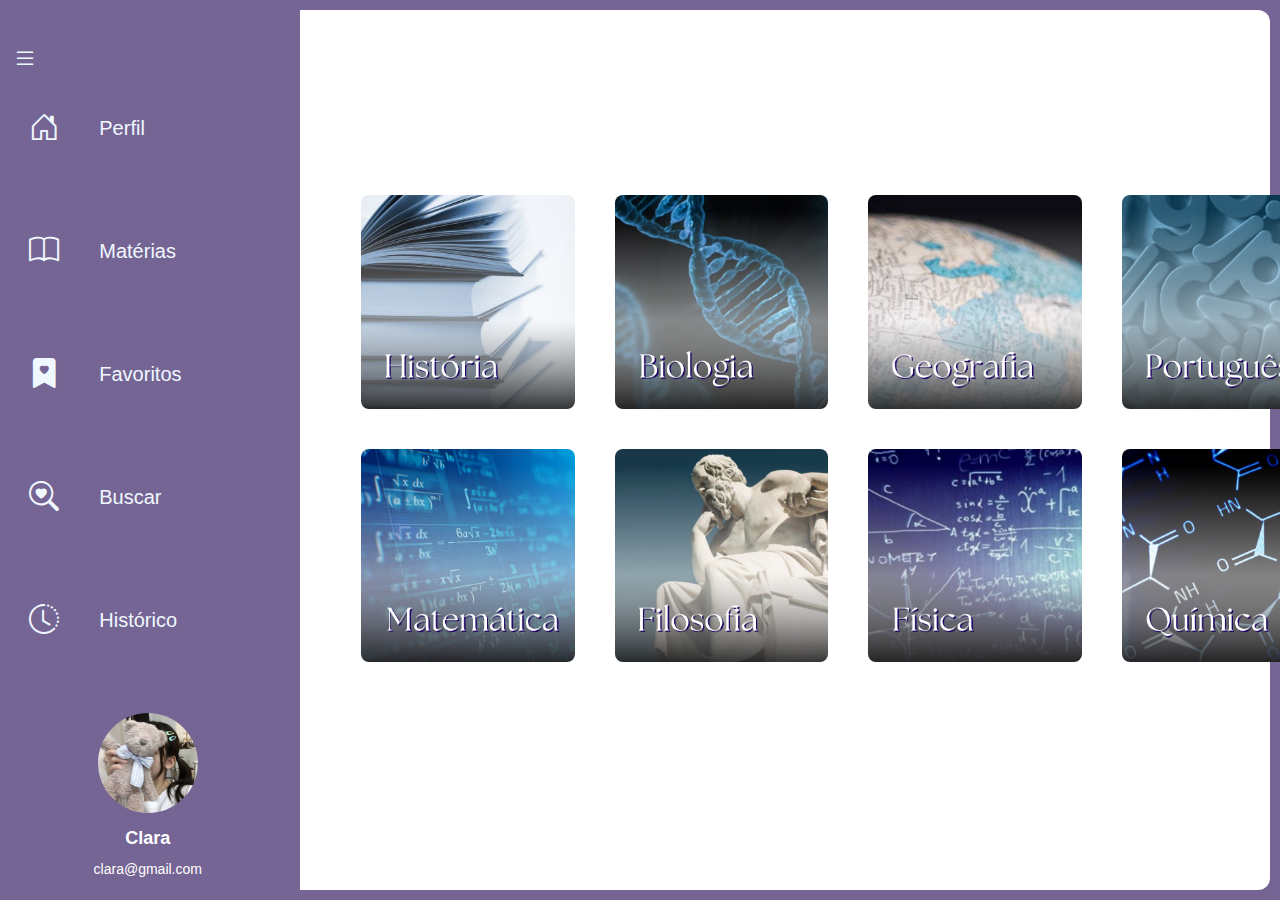
<file: index.html>
<!DOCTYPE html>
<html lang="pt-br">

<head>
    <meta charset="UTF-8">
    <meta http-equiv="X-UA-Compatible" content="IE=edge">
    <meta name="viewport" content="width=device-width, initial-scale=1.0">
    <title>SideBar</title>

    <link rel="stylesheet" href="https://cdn.jsdelivr.net/npm/bootstrap-icons@1.11.3/font/bootstrap-icons.min.css">
    <link rel="stylesheet" href="https://cdnjs.cloudflare.com/ajax/libs/font-awesome/6.7.1/css/all.min.css">
    <link rel="stylesheet" href="/style.css" />

</head>

<body>

    <nav class="menu-lateral">

        <div class="btn-expandir">
            <i class="bi bi-list"></i>
        </div>


        </div>

        <ul>
            <li class="item-menu">
                <a href="#">
                    <span class="icon"><i class="bi bi-house-door"></i></span>
                    <span class="txt-link">Perfil</span>
                </a>
            </li>
            <li class="item-menu">
                <a href="#">
                    <span class="icon"><i class="bi bi-book"></i></span>
                    <span class="txt-link">Matérias</span>
                </a>
            </li>
            <li class="item-menu">
                <a href="#">
                    <span class="icon"><i class="bi bi-bookmark-heart-fill"></i></span>
                    <span class="txt-link">Favoritos</span>
                </a>
            </li>
            <li class="item-menu">
                <a href="#">
                    <span class="icon"><i class="bi bi-search-heart"></i></span>
                    <span class="txt-link">Buscar</span>
                </a>
            </li>
            <li class="item-menu">
                <a href="#">
                    <span class="icon"><i class="bi bi-clock-history"></i></span>
                    <span class="txt-link">Histórico</span>
                </a>
            </li>
        </ul>

        <div class="sidebar">
            <div class="profile">
                <img src="assets/imgs/perfil.jfif" alt="Perfil">
                <p class="profile-name">Clara</p>
                <p class="profile-email">clara@gmail.com</p>
            </div>

    </nav>

    <main class="bg-main">
        <section class="main-content">
            <div class="container-materias">
            <div class="container-materias-txt">
                <h1>ㅤㅤㅤㅤㅤㅤㅤㅤㅤMATÉRIAS</h1>
                    


                <div class="grid-container">
                    <div class="buttom">
                        <a href="historia.html">
                            <img src="assets/imgs/historia.png" alt="Image 1">
                        </a>
                    </div>
                    <div class="buttom">
                        <a href="biologia.html">
                            <img src="assets/imgs/biologia.png" alt="Image 2">
                        </a> 
                    </div>
                    <div class="buttom">
                        <img src="assets/imgs/geografia.png" alt="Image 3">
                    </div>
                    <div class="buttom">
                        <img src="assets/imgs/portugues.png" alt="Image 4">
                    </div>
                    <div class="buttom">
                        <img src="assets/imgs/matematica (1).png" alt="Image 5">
                    </div>
                    <div class="buttom">
                        <img src="assets/imgs/filosofia.png" alt="Image 6">
                    </div>
                    <div class="buttom">
                        <img src="assets/imgs/fisica.png" alt="Image 7"> 
                    </div>
                    <div class="buttom">
                        <img src="assets/imgs/quimica.png" alt="Image 8"> 
                    </div>
                </div>
                v>
                </div>
                

               
    </main>
    </main>
</body>
</html>
</file>
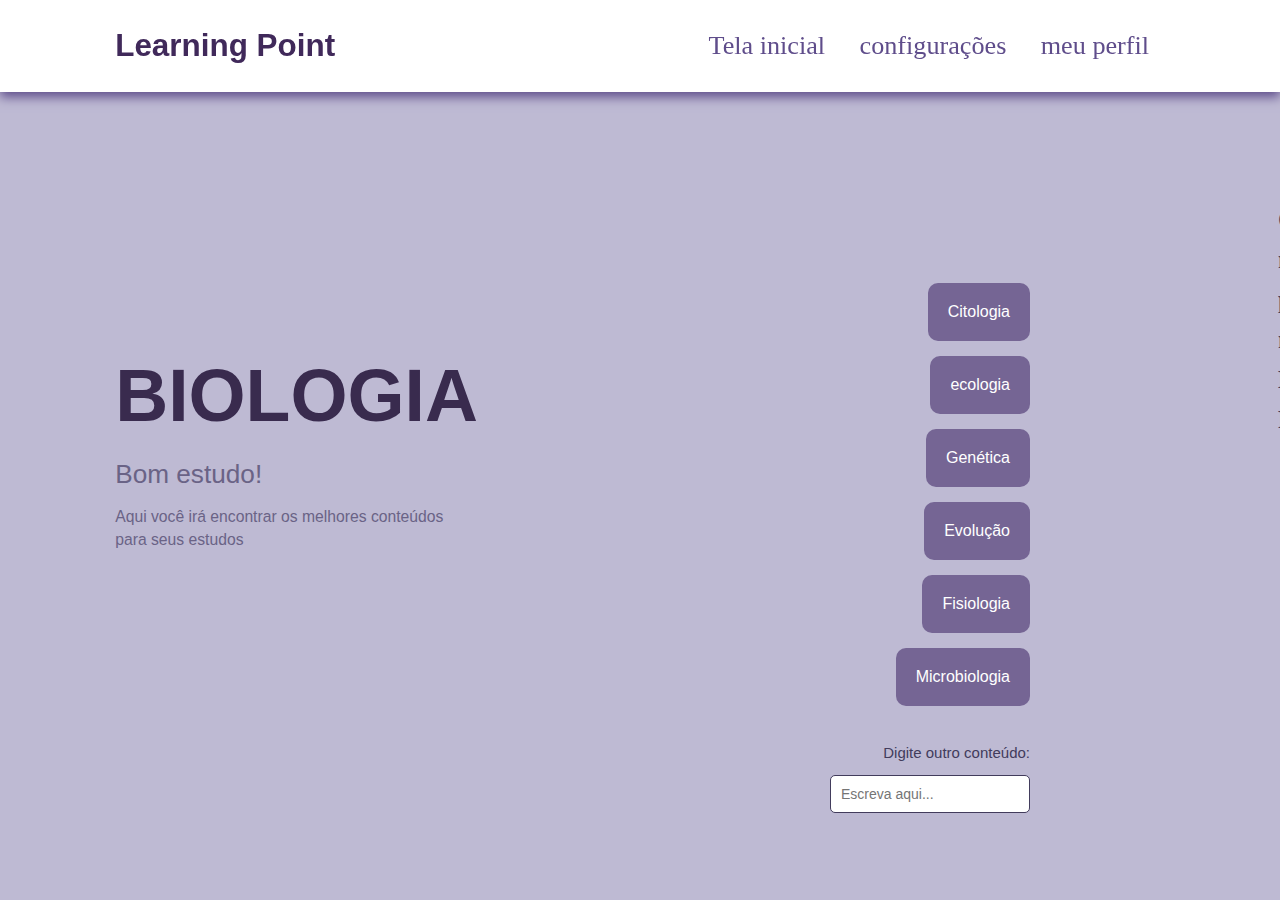
<file: biologia.html>
<!DOCTYPE html>
<html lang="en">
<head>
    <meta charset="UTF-8">
    <meta name="viewport" content="width=device-width, initial-scale=1.0">
    <title>historia</title>
    
    <link rel="stylesheet" href="https://cdn.jsdelivr.net/npm/bootstrap-icons@1.11.3/font/bootstrap-icons.min.css">
    <link rel="stylesheet" href="https://cdnjs.cloudflare.com/ajax/libs/font-awesome/6.7.1/css/all.min.css">
    <link rel="stylesheet" href="/style.css" />



</head>
<body>
    <header>
        <a href="#" class="logo">Learning Point<span></span></a>
        <nav class="navbar">
            <a href="index.html">Tela inicial</a>
            <a href="#resumo">configurações</a>
            <a href="#vídeos">meu perfil</a>
        </nav>
    </header>
    


<section class="home" id="home">
        
    <div class="content">
        <h3> BIOLOGIA </h3>
        <span>Bom estudo!</span>
        <p> Aqui você irá encontrar os melhores conteúdos para seus estudos</p>
    </div>
    <body>

                <div class="titulo-txt">
                    <h1>Conteúdos mais pesquisados no Learning Point:</h1> 

            <div class="buttons-container">
                <a href="materias2.html">
                <button class="button">Citologia</button>
            </a>
                <button class="button">ecologia</button>
                <button class="button">Genética</button>
                <button class="button">Evolução</button>
                <button class="button">Fisiologia</button>
                <button class="button">Microbiologia</button>
                
                <div class="input-container">
                    <label for="other-option">Digite outro conteúdo:</label>
                    <input type="text" id="other-option" placeholder="Escreva aqui...">
                </div>
            </div>
        </div>

        
</body>
</html>
</file>
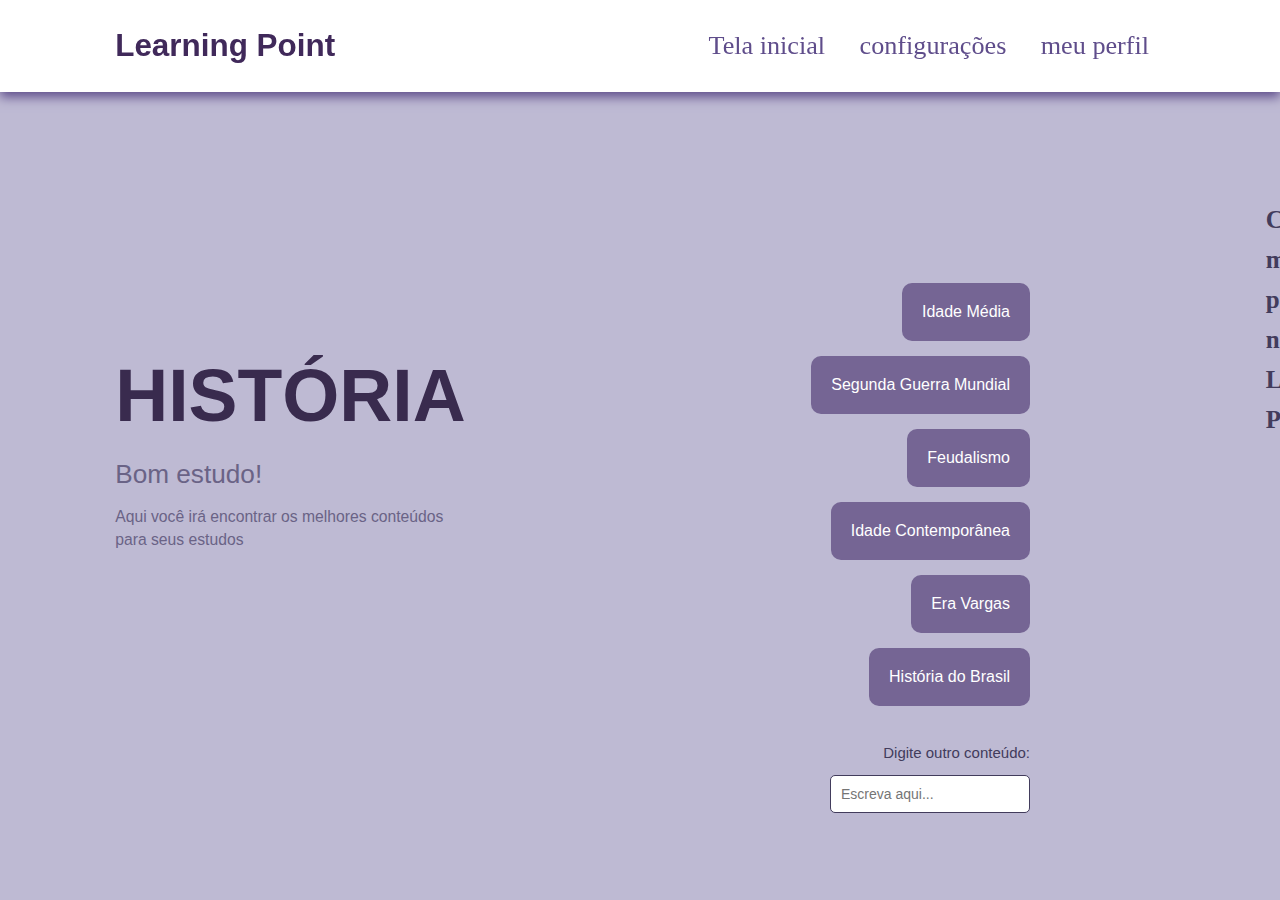
<file: historia.html>
<!DOCTYPE html>
<html lang="en">
<head>
    <meta charset="UTF-8">
    <meta name="viewport" content="width=device-width, initial-scale=1.0">
    <title>historia</title>
    
    <link rel="stylesheet" href="https://cdn.jsdelivr.net/npm/bootstrap-icons@1.11.3/font/bootstrap-icons.min.css">
    <link rel="stylesheet" href="https://cdnjs.cloudflare.com/ajax/libs/font-awesome/6.7.1/css/all.min.css">
    <link rel="stylesheet" href="/style.css" />



</head>
<body>
    <header>
        <a href="#" class="logo">Learning Point<span></span></a>
        <nav class="navbar">
            <a href="index.html">Tela inicial</a>
            <a href="#resumo">configurações</a>
            <a href="#vídeos">meu perfil</a>
        </nav>
    </header>
    


<section class="home" id="home">
        
    <div class="content">
        <h3> HISTÓRIA </h3>
        <span>Bom estudo!</span>
        <p> Aqui você irá encontrar os melhores conteúdos para seus estudos</p>
    </div>
    <body>

                <div class="titulo-txt">
                    <h1>Conteúdos mais pesquisados no Learning Point:</h1> 

            <div class="buttons-container">
                <a href="Materias.html">
                <button class="button">Idade Média</button>
            </a>
                <button class="button">Segunda Guerra Mundial</button>
                <button class="button">Feudalismo</button>
                <button class="button">Idade Contemporânea</button>
                <button class="button">Era Vargas</button>
                <button class="button">História do Brasil</button>
                
                <div class="input-container">
                    <label for="other-option">Digite outro conteúdo:</label>
                    <input type="text" id="other-option" placeholder="Escreva aqui...">
                </div>
            </div>
        </div>

        
</body>
</html>
</file>
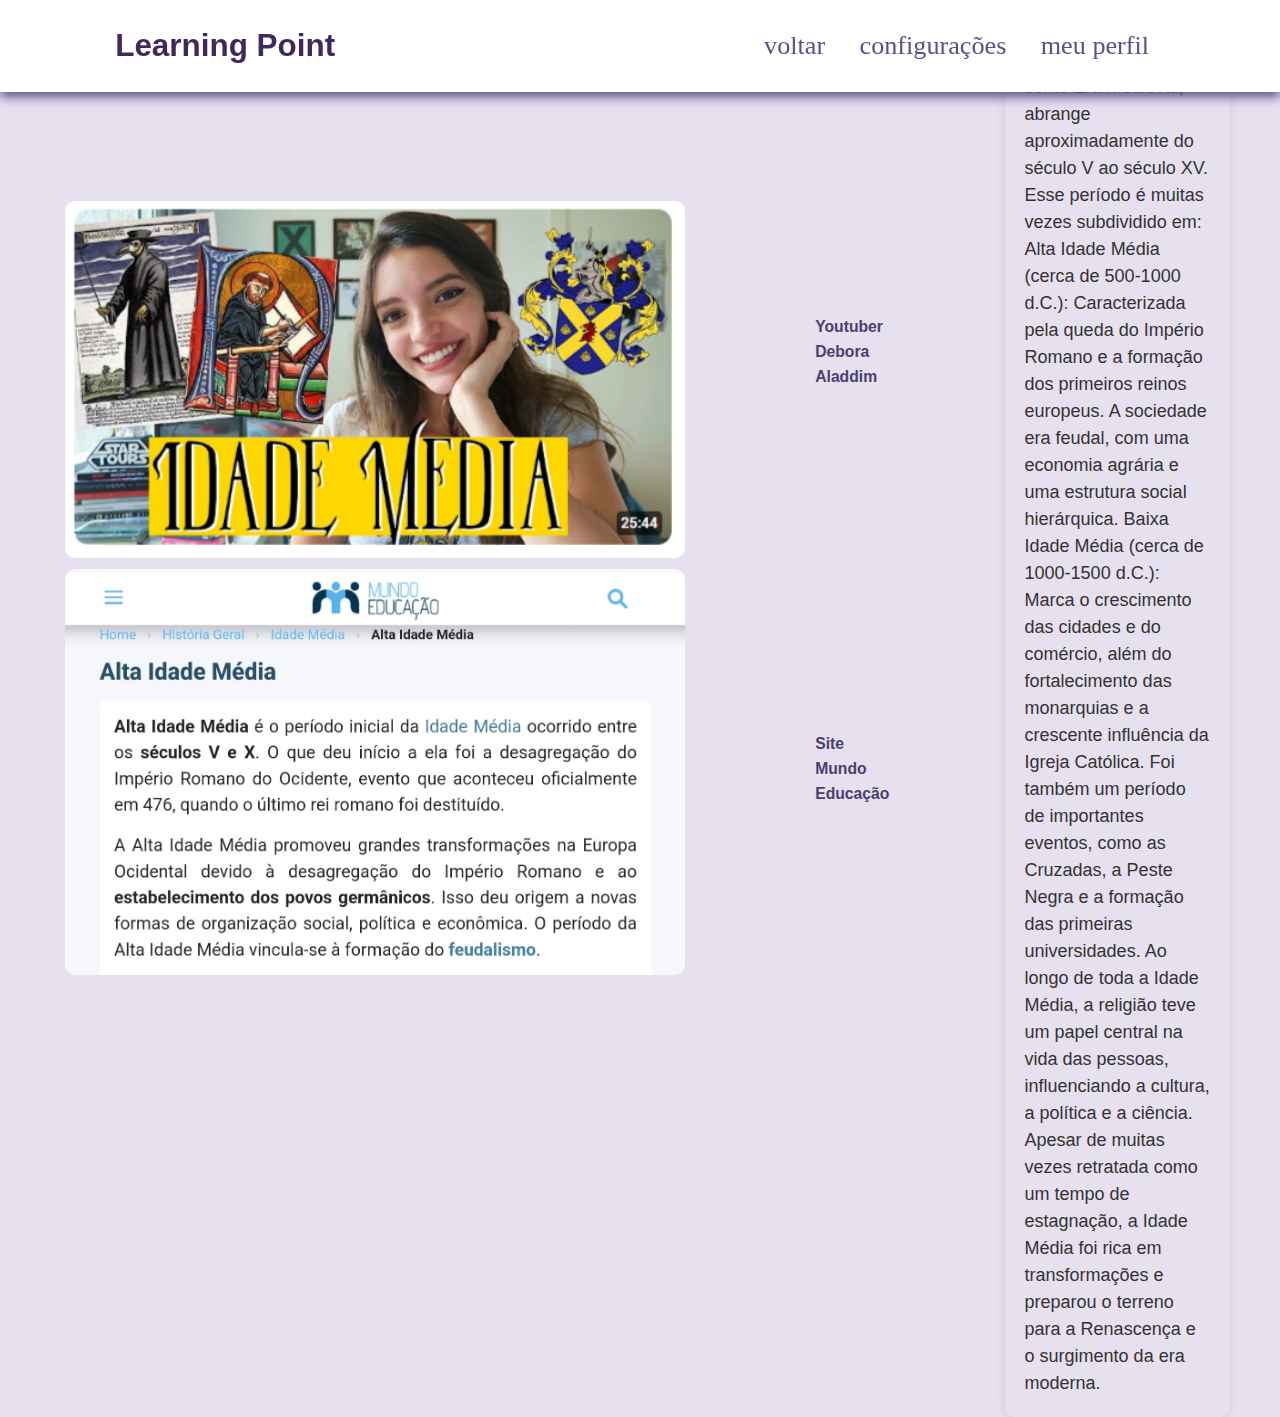
<file: Materias.html>
<!DOCTYPE html>
<html lang="en">
<head>
    <meta charset="UTF-8">
    <meta name="viewport" content="width=device-width, initial-scale=1.0">
    <title>Document</title>

    <link rel="stylesheet" href="https://cdn.jsdelivr.net/npm/bootstrap-icons@1.11.3/font/bootstrap-icons.min.css">
    <link rel="stylesheet" href="https://cdnjs.cloudflare.com/ajax/libs/font-awesome/6.7.1/css/all.min.css">
    <link rel="stylesheet" href="/style.css" />

</head>
<body>
<header>
        <a href="#" class="logo">Learning Point<span></span></a>
        <nav class="navbar">
            <a href="historia.html">voltar</a>
            <a href="#resumo">configurações</a>
            <a href="#vídeos">meu perfil</a>
        </nav>
        
    </header>


   <section class="images">
        <div class="image-item">
            <img src="assets/imgs/video.png" >
            <p>Youtuber Debora Aladdim</p>
        </div>
        <div class="image-item">
            <img src="assets/imgs/site.jpeg" >
            <p>Site Mundo Educação</p>
        </div>
    </section>
    <div class="container">
        <p class="rotated">A Idade Média, também conhecida como Era Medieval, abrange aproximadamente do século V ao século XV. Esse período é muitas vezes subdividido em:
            Alta Idade Média (cerca de 500-1000 d.C.): Caracterizada pela queda do Império Romano e a formação dos primeiros reinos europeus. A sociedade era feudal, com uma economia agrária e uma estrutura social hierárquica.
            Baixa Idade Média (cerca de 1000-1500 d.C.): Marca o crescimento das cidades e do comércio, além do fortalecimento das monarquias e a crescente influência da Igreja Católica. Foi também um período de importantes eventos, como as Cruzadas, a Peste Negra e a formação das primeiras universidades.
            Ao longo de toda a Idade Média, a religião teve um papel central na vida das pessoas, influenciando a cultura, a política e a ciência. Apesar de muitas vezes retratada como um tempo de estagnação, a Idade Média foi rica em transformações e preparou o terreno para a Renascença e o surgimento da era moderna.</p>
    </div>
 
    
</body>
</html>
</file>
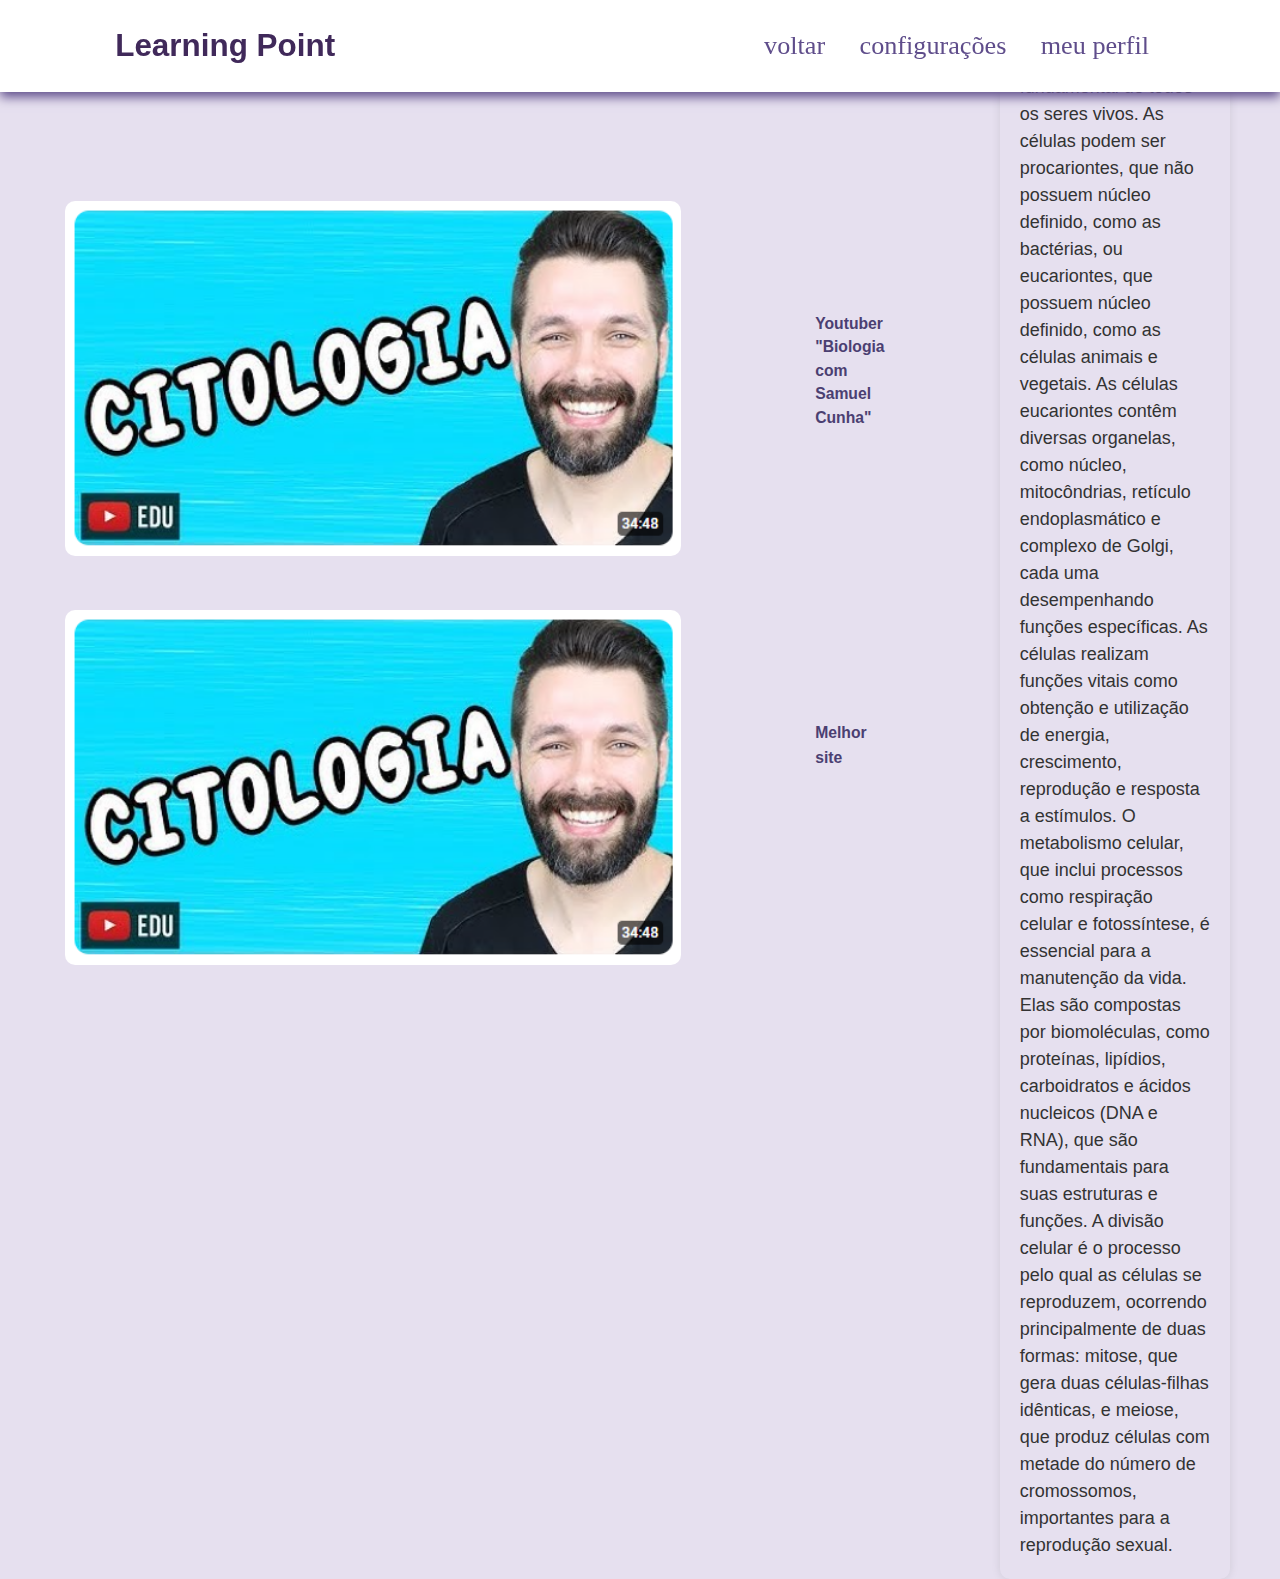
<file: materias2.html>
<!DOCTYPE html>
<html lang="en">
<head>
    <meta charset="UTF-8">
    <meta name="viewport" content="width=device-width, initial-scale=1.0">
    <title>Document</title>

    <link rel="stylesheet" href="https://cdn.jsdelivr.net/npm/bootstrap-icons@1.11.3/font/bootstrap-icons.min.css">
    <link rel="stylesheet" href="https://cdnjs.cloudflare.com/ajax/libs/font-awesome/6.7.1/css/all.min.css">
    <link rel="stylesheet" href="/style.css" />

</head>
<body>
<header>
        <a href="#" class="logo">Learning Point<span></span></a>
        <nav class="navbar">
            <a href="biologia.html">voltar</a>
            <a href="#resumo">configurações</a>
            <a href="#vídeos">meu perfil</a>
        </nav>
        
    </header>


   <section class="images">
        <div class="image-item">
            <img src="assets/imgs/citologia.png" >
            <p class="rotated">Youtuber "Biologia com Samuel Cunha"</p>
        </div>
        </div>
        <div class="image-item">
            <img src="assets/imgs/citologia.png" >
            <p>Melhor site</p>
        </div>
    </section>
    <div class="container">
        <p class="rotated">Citologia é o estudo das células, a unidade fundamental de todos os seres vivos. As células podem ser procariontes, que não possuem núcleo definido, como as bactérias, ou eucariontes, que possuem núcleo definido, como as células animais e vegetais. As células eucariontes contêm diversas organelas, como núcleo, mitocôndrias, retículo endoplasmático e complexo de Golgi, cada uma desempenhando funções específicas.
            As células realizam funções vitais como obtenção e utilização de energia, crescimento, reprodução e resposta a estímulos. O metabolismo celular, que inclui processos como respiração celular e fotossíntese, é essencial para a manutenção da vida.     
            Elas são compostas por biomoléculas, como proteínas, lipídios, carboidratos e ácidos nucleicos (DNA e RNA), que são fundamentais para suas estruturas e funções. A divisão celular é o processo pelo qual as células se reproduzem, ocorrendo principalmente de duas formas: mitose, que gera duas células-filhas idênticas, e meiose, que produz células com metade do número de cromossomos, importantes para a reprodução sexual.</p>
    </div>
 
    
</body>
</html>
</file>
<file: style.css>
@import url('https://fonts.googleapis.com/css2?family=OutFit:wght@300&display=swap');



*{
    margin: 0;
    padding: 0;
    box-sizing: border-box;
    font-family: 'Times New Roman', Times, serif;


}

body{
    height: 100vh;

}
 
nav.menu-lateral{
    background-color: #756594;
    width: 300px;
    height: 100%;
    padding: 40px 0 40px 1%;

    position: fixed;
    top: 0;
    left: 0;
    overflow: hidden;
    transition: .2s;
}


.btn-expandir > i{
    font-size: 24px;
    cursor: pointer;
    color:aliceblue
    
}

ul{
    height: 100%;
    list-style-type: none;
}

ul li.item-menu{
    transition: .1s;

}
ul li.item-menu:hover{
    background: #393149;
}


ul li.item-menu a{
    color: aliceblue;
    text-decoration: none;
    font-size: 20px;
    font-family: 'Times New Roman', Times, serif;
    padding: 20px 4%;
    display: flex;
    margin-bottom: 20px;  
    line-height: 60px;
}

ul li.item-menu a .txt-link{
    margin-left: 40px;
}

ul li.item-menu a .icon > i{
    font-size: 30px;
    margin-left: 5px;
}

.sidebar .profile .profile-name {
    font-size: 18px;
    font-weight: bold;
    color: #fff;
    margin-bottom: 5px;
}

.sidebar .profile .profile-email {
    font-size: 14px;
    color: #fff;
}

.menu-lateral {
    width: 300px;
    height: 100%;
    background-color: #202020;
    display: flex;
    flex-direction: column;
    justify-content: space-between;
    color: #ffffff;

}
.sidebar {
    width: 270px;
    height: 40%;
    background-color: #756594; 
    display: flex;
    flex-direction: column;
    align-items: center;
    padding: 20px 10px;
    
}

.sidebar .profile {
    text-align: center;
}

.sidebar .profile img {
    width: 40%;  
    border-radius: 50%; 
}

.sidebar .profile p {
    color: white;
    margin: 5px 0;
    font-size: 1rem; 

}


.bg-main{
    background-color: #756594;
    padding: 1rem;
    width: 100%;
    


}

.main-content{
    background-color: #fff;
    border-radius: 12px;
    padding: 2rem;
    height: 100%;
    width: 100%;
}

body{
    display: flex;
    
}


      .grid-container {
        display: grid;
        margin-left: 1000px; 
        grid-template-columns: repeat(4, 1fr); 
        grid-template-rows: auto auto; 
        gap: 40px; 
        max-width: 100%; 
        margin: 0 auto; 
        margin-left: 330px; 
        margin-top: 80px;
        width: 80%;
      }
      
      .buttom {
        display: flex;
        justify-content: center;
        align-items: 700px;
        border-radius: 8px;
        overflow: hidden;
        aspect-ratio: 1 / 1; 
      }
      
      .buttom img {
        width: 100%;
        height: 100%;
        object-fit: cover;
      }
      
.bg-main{
    background-color: #756594;
    padding: 1rem;
    border: 60px;

}


.container-materias-txt h1{
    font-family: 'Times New Roman', Times, serif;
    font-size: 40px;
    color: #3e365e;
    margin-top: 20px;


}

.container-materias{
    display: flex;
    flex-direction: row;
    justify-content: space-between;

}

.container{
    display: flex;
    flex-direction: row;
    flex-wrap: nowrap;
    gap: 1rem;
    margin-left: 1600px;
    margin-top: -850px;
}

:root{
    color: #3e365e;
}

*{
    margin:0; padding:0;
    box-sizing: border-box;
    font-family: Verdana, Geneva, Tahoma, sans-serif;
    outline: none; border: none;
    text-decoration: none;
    text-transform: capitalize;
    transition: .2s linear;
}

html{
    font-size: 65.5%;
    scroll-behavior: smooth;
    scroll-padding-top: 6rem;
    overflow-x: hidden;

}

section{
    padding: 2rem 9%;
}


header{
    position: fixed;
    top: 0; left: 0; right: 0;
    background: #ffffff;
    padding: 2rem 9%;
    display: flex;
    align-items: center;
    justify-content: space-between;
    z-index: 1000;
    box-shadow: 0 .5rem 1rem rgb(95, 77, 139);

    
}

header .logo{
    font-size: 3rem;
    color:#40295a;
    font-weight: bolder;

}

header .logo span{
    color: #40295a;

}

header .navbar a{
    color: rgb(95, 77, 139);
    font-size: 2.5rem;
    padding:0 1.5rem;
    font-family: 'Times New Roman', Times, serif ;

    

   
}
header .navbar a:hover{
    color: #ac8dd3;

}
.home{
    display: flex;
    align-items: center;
    min-height: 100vh;
    width: 100%; 
    background: url('assets/imgs/purple\ header.jfif') no-repeat center center;
    background-size: cover;
}

.home .content{
    max-width: 50rem;
}

.home .content h3{
    font-size: 7rem;
    color:#392b4e;
    align-items:center;
    display: flex;
    justify-content: flex-start;
    
}

.home .content span{
    font-size: 2.5rem;
    padding: 5rem 0;
    color:#6a6386;
    line-height: 1.5 ;
    text-align: left;

}
.home .content p{
    font-size: 1.5rem;
    color:#6a6386;
    padding: 1rem 0;
    line-height:1.5 ;
    

}



.buttons-container {
    display: flex;
    flex-direction: column;
    align-items: flex-end;
    gap: 15px;
    
}

.button {
    background-color: #756594;
    color: rgb(255, 255, 255);
    padding: 20px 20px;
    border: none;
    border-radius: 10px;
    font-size: 16px;
    cursor: pointer;
    transition: background-color 0.3s ease;
    gap: 100px;
}

.button:hover {
    background-color: #393149;
}

.input-container {
    margin-top: 20px;
    display: flex;
    flex-direction: column;
    align-items: flex-end;
}

.input-container label {
    font-size: 15px;
    color: #423c5c;
    margin-bottom: 10px;
}

.input-container input {
    padding: 10px;
    border: 1px solid #423c5c;
    border-radius: 5px;
    font-size: 14px;
    width: 200px;
}

.buttons-container {
    display: flex;
    flex-direction:column;
    align-items: flex-end; 
    gap: 15px;
    position:absolute;
    right: 250px; 
    top: 55%; 
    transform: translateY(-40%); 
}

.titulo-txt h1{
    font-family: 'Times New Roman', Times, serif;
    font-size: 25px;
    color: #423c5c;
    margin-top: -250px;
    margin-left: 800px;
    ;

}

body .rotated {
    font-size: 18px;
    font-family: Arial, sans-serif;
    color: #333;
    line-height: 1.5;
    flex-direction:column;
    
    

}
.container {
    max-width: 800px;
    margin:auto;
    padding: 20px;
    border-radius: 10px;
    box-shadow: 0 0 10px rgba(0, 0, 0, 0.1);
    margin-right: 50px
}


* {
    margin: 0;
    padding: 0;
    box-sizing: border-box;
    text-transform: none;
    
}

body {
    font-family: 'Arial', sans-serif;
    color: #333;
    background-color: #E6E0EF;
    line-height: 1.6;
}



.image-item img {
    width: 80%;
    max-width: 700px;
    margin-top: 180px;
    margin-left: -50px;
    border-radius: 10px;

}

.image-item p {
    margin-top: -250px;
    font-size: 1.5rem;
    font-weight: bold;
    color: #4B3F72;
    left: 50px;
    margin-left: 700px
}
</file>
